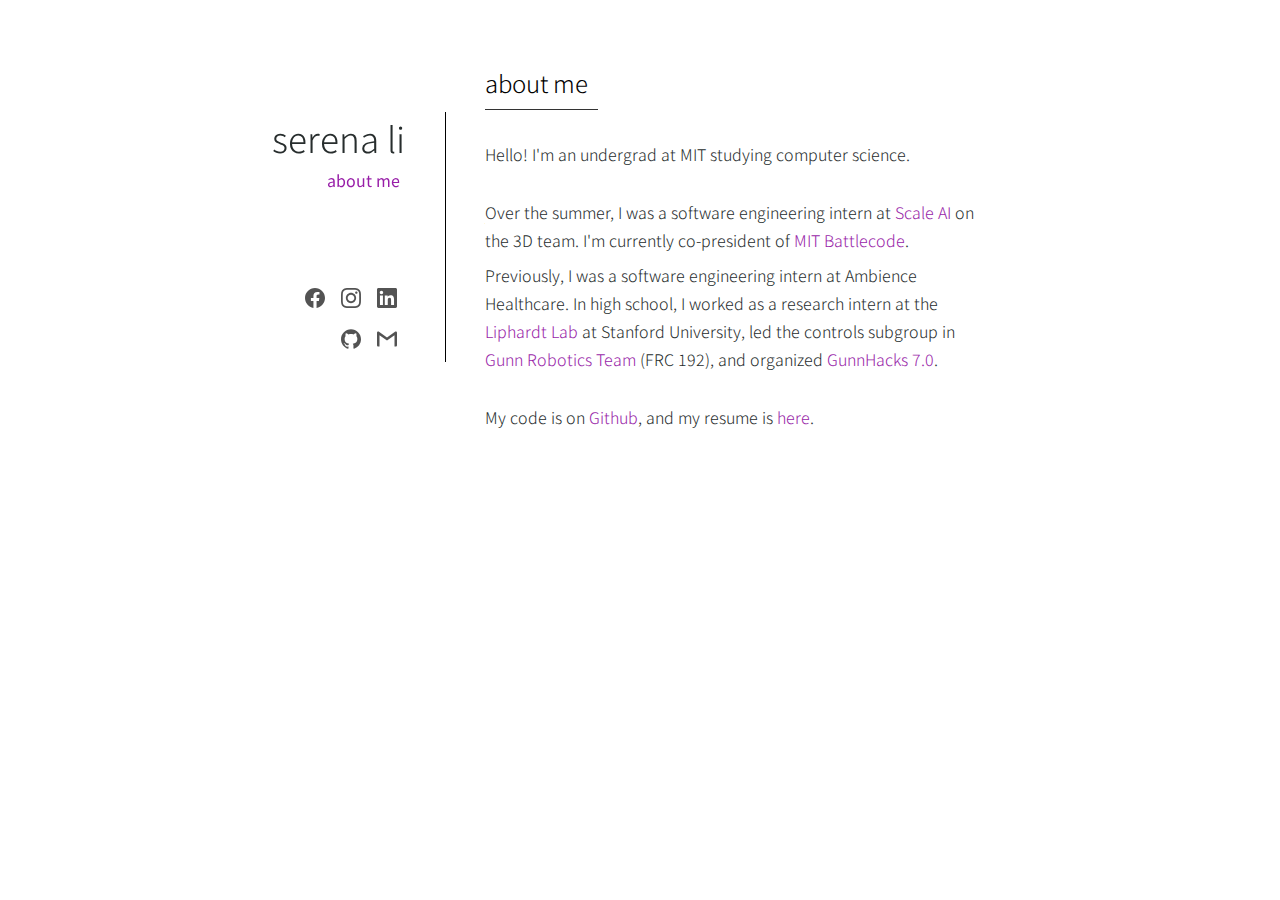
<file: index.html>
<!DOCTYPE html>
<html lang="en">

<head>
  <script async src="https://www.googletagmanager.com/gtag/js?id=UA-164306536-1"></script>
  <script>
    window.dataLayer = window.dataLayer || [];
    function gtag() { dataLayer.push(arguments); }
    gtag('js', new Date());

    gtag('config', 'UA-164306536-1');
  </script>
  <title>serena li</title>
  <meta name="description" content="Serena Li is a first-year at MIT.">
  <meta charset="utf-8" />
  <meta name="viewport" content="width=device-width, initial-scale=1" />
  <link href="https://fonts.googleapis.com/css2?family=Noto+Sans+JP:wght@100;300;400;500;700;900&display=swap"
    rel="stylesheet">
  <link rel="stylesheet" href="styles/styles.css" />
  <script async src="javascript/index.js"></script>
</head>

<body>
  <div class="page">
    <div class="nav-bar">
      <span class="nav-bar-name"><a href="index.html">Serena Li</a></span>

      <div class="nav-bar-links">
        <span class="current"><a href="index.html">About Me</a></span>
        <!-- <span><a href="projects.html">Projects</a></span> -->
        <!-- <span><a href="random.html">Random</a></span> -->
        <!-- hi -->
      </div>
      <div class="socialize">
        <a href="https://www.facebook.com/acrantel"><img src="./icons/facebook.svg" alt="FB"></a>
        <a href="https://www.instagram.com/serena.li23/"><img src="./icons/instagram.svg" alt="IG"></a>
        <a href="https://www.linkedin.com/in/serenawli/"><img src="./icons/linkedin.svg" alt="IN"></a>
        <a href="https://github.com/acrantel"><img src="./icons/github.svg" alt="GH"></a>
        <a href="mailto:serena.li.usa@gmail.com"><img src="./icons/gmail.svg" alt="@"></a>
        <!-- <a href="https://discord.gg/cj2J4XrqFz"><img src="./icons/discord.svg" alt="DS"></a> -->
      </div>
    </div>
    <div class="right">
      <div class="page-header">
        <span>about me</span>
      </div>
      <div class="page-body">
        <p>Hello! I'm an undergrad at MIT studying computer science. </p>
        <br />
        <p>Over the summer, I was a software engineering intern at <a>Scale AI</a> on the 3D team. I'm currently
          co-president of <a target="_blank" rel="noopener noreferrer" href="https://battlecode.org">MIT Battlecode</a>.
        </p>

        <p>Previously, I was a software engineering intern at Ambience Healthcare. 
          In high school, I worked as a research intern at the <a target="_blank"
            rel="noopener noreferrer" href="https://liphardtlab.stanford.edu/">Liphardt
            Lab</a> at Stanford University, led the controls subgroup in <a href="https://github.com/grt192/">Gunn
            Robotics Team</a> (FRC
          192), and organized <a href="https://gunnhacks.com/">GunnHacks
            7.0</a>.</p>
        <br />
        <p>My code is on <a href="https://github.com/acrantel/">Github</a>,
          and my resume is <a href="Serena Li Resume 1-5-23.pdf">here</a>.</p>
      </div>
    </div>
  </div>
</body>

</html>
</file>
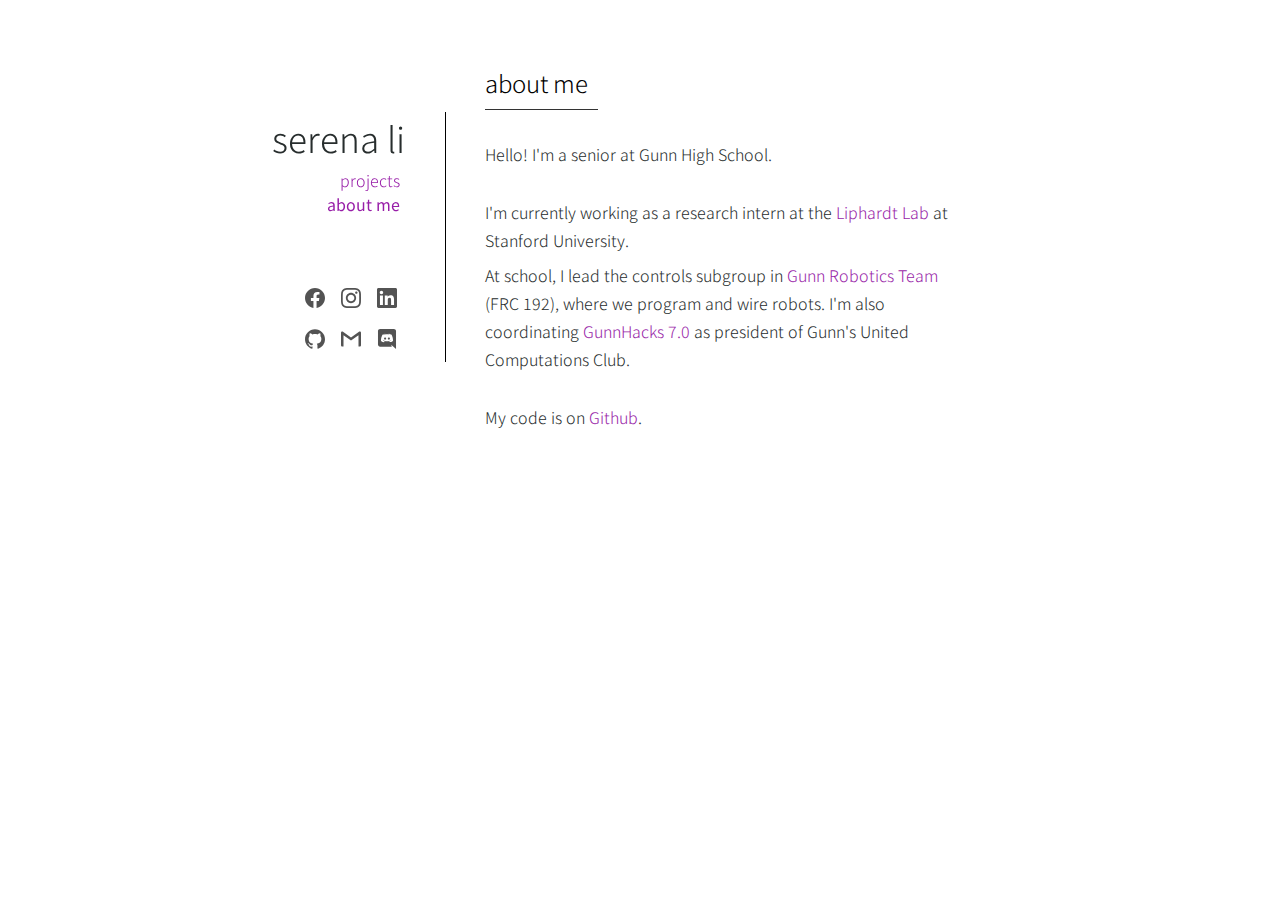
<file: about.html>
<!DOCTYPE html>
<html lang="en">

<head>
    <title>serena li | home</title>
    <meta charset="utf-8" />
    <meta name="viewport" content="width=device-width, initial-scale=1" />
    <link href="https://fonts.googleapis.com/css2?family=Noto+Sans+JP:wght@100;300;400;500;700;900&display=swap"
        rel="stylesheet">
    <link rel="stylesheet" href="styles/styles.css" />
    <script async src="javascript/index.js"></script>
</head>

<body>
    <div class="page">
        <div class="nav-bar">
            <span class="nav-bar-name"><a href="index.html">Serena Li</a></span>

            <div class="nav-bar-links">
                <span><a href="index.html">Projects</a></span>
                <span class="current"><a href="about.html">About Me</a></span>
            </div>
            <div class="socialize">
                <a href="https://www.facebook.com/acrantel"><img src="./icons/facebook.svg" alt="FB"></a>
                <a href="https://www.instagram.com/serena.li23/"><img src="./icons/instagram.svg" alt="IG"></a>
                <a href="https://www.linkedin.com/in/serenawli/"><img src="./icons/linkedin.svg" alt="IN"></a>
                <a href="https://github.com/acrantel"><img src="./icons/github.svg" alt="GH"></a>
                <a href="mailto:serena.li.usa@gmail.com"><img src="./icons/gmail.svg" alt="@"></a>
                <a href="acrantel#3356"><img src="./icons/discord.svg" alt="@"></a>
            </div>
        </div>
        <div class="right">
            <div class="page-header">
                <span>about me</span>
            </div>
            <div class="page-body">
                <p>Hello! I'm a senior at Gunn High School. </p>
                <br/>
                <p>I'm currently working as a research intern at the <a href="https://liphardtlab.stanford.edu/">Liphardt Lab</a> at Stanford University.</p>
                <p>At school, I lead the controls subgroup in <a href="https://github.com/grt192/">Gunn Robotics Team</a> (FRC 192), where we program and wire robots. I'm also coordinating <a href="https://gunnhacks.com/">GunnHacks 7.0</a> as president of Gunn's United Computations Club.</p>
                <br/>
                <p>My code is on <a href="https://github.com/acrantel/">Github</a>.</p>
            </div>
        </div>
    </div>
</body>

</html>
</file>
<file: styles/styles.css>
﻿:root {
	--color1: #272d2d;
	--color2: #332526;
	--color3: #001835;
	--color4: #202020;
	--color5: #ffffff;
}
body {
	font-family: 'Noto Sans JP', sans-serif;
}

::selection {
	background-color: rgb(255, 213, 255);
}

span {
	font-size: 1em;
	font-weight: 300;
}
a {
	color: #981ea8;
	text-decoration: none;
}
p {
	padding: 0;
	margin: 0;
	margin-bottom: .4em;
	font-size: 1rem;
	color: #272d2d;
	font-weight: 300;
	line-height: 175%;
}
h2 {
	padding: 0;
	margin: 0;
	font-size: 1.2em;
	font-weight: 300;
	line-height: 200%;
}

a:hover {
  border-bottom: dotted 1px;
	outline: none;
}

a:active {
	text-decoration: none;
	outline: none;
}

.page {
	margin: 0 auto;
	height: 100%;
	width: 750px;
}
.nav-bar {
	position: fixed;
	float: left;
	overflow:hidden;
	display: flex;
	flex-direction: column;
	height: 250px;
	width: 140px;
	margin-top: 104px;
	padding-right:40px;
	border-right: 1px;
	border-right-style: solid;
	text-align: right;
	justify-content: start;
}

.nav-bar-name > a {
	text-transform: lowercase;
	font-size: 2.2rem;
	font-weight: 300;
	color: var(--color1);
}

.nav-bar-name > a:hover {
	color: var(--color1);
}
.nav-bar-links {
	display:flex;
	flex-direction: column;
	flex:1;
	padding:5px;
}


.nav-bar-links > span > a {
	font-size: 1rem;
	text-transform: lowercase;
	font-weight: 300;
}


.nav-bar-links > span > a:hover{
	text-transform: lowercase;
}

.nav-bar-links > .current > a {
	font-weight: 400;
}

.socialize {
	display: flex;
	flex-direction: row;
	flex-wrap: wrap;
	justify-content: right;
}

.socialize > a:hover {
  border: none;
}

.socialize > a > img {
	padding: 8px;
	width: 20px;
	opacity: 70%;
	filter: brightness(99%) contrast(92%);
  transition: opacity .2s, transform .3s;
}

.socialize > a:hover > img {
	opacity: 90%;
	filter: brightness(99%) contrast(92%);
  transform: scale(1.3) rotate(-10deg);
  border: none;
}

.right {
	float: right;
	width: 570px;
	display:flex;
	flex-direction: column;
}
.page-header {
	padding: 40px;
	padding-bottom: 0px;
	padding-top: 10%;
}
.page-header > span {
	position: relative;
	font-size: 1.5rem;
}

.page-header > span::after {
	content: '';
	position: absolute;
	bottom: -10px;
	left: 0;
	right: -10px;
	background-color: black;
	height: 1px;
	z-index: -1;
	opacity: 80%;
} 

.page-body {
	margin: 40px 40px;
}

.project-grid {
	display: grid;
	column-gap: 10%;
	grid-auto-rows: minmax(125px, 1fr);
	align-items: stretch;
	border-bottom: dashed 1px pink;
}

.project-grid > a:hover {
  border-bottom: none;
}

.grid-link {
	display: flex;
	align-items: stretch;
}

.grid-item {
	flex: 1;
	display: flex;
	flex-direction: column;
  justify-content: space-between;
  align-items: flex-start;
	padding: 20px 5px;
	border: dashed 1px pink; 
	border-left: none;
	border-right: none;
  border-bottom: none
}

.grid-item > .item-title {
	font-weight: 300;
	font-size: 1.2rem;
}

.grid-item > .item-title:hover {
  border-bottom: dotted 1px;
	font-weight: 300;
	font-size: 1.2rem;
}

.grid-item > .item-text {
	font-weight: 300;
	color: #332526;
	font-size: .9rem;
}

@media only screen and (max-width: 800px) {
	.page { 
		width: 100%; 
	}
	.nav-bar {
		width: 80%;
		height: 170px;
		float: none;
		margin: 0px auto;
		padding: 40px 0px;
		border-right-style: none;
		border-bottom: solid 1px;
		position: relative;
		text-align: center;
	}
	.socialize {
		justify-content: center;
	}
	.page-header {
		display:none;
	}
	.right {
		width: 80%;
		margin: 0px auto;
		float: none;
	}
}
@media only screen and (max-width: 600px) {
	.right {
		width: 90%;
	}
}
</file>
